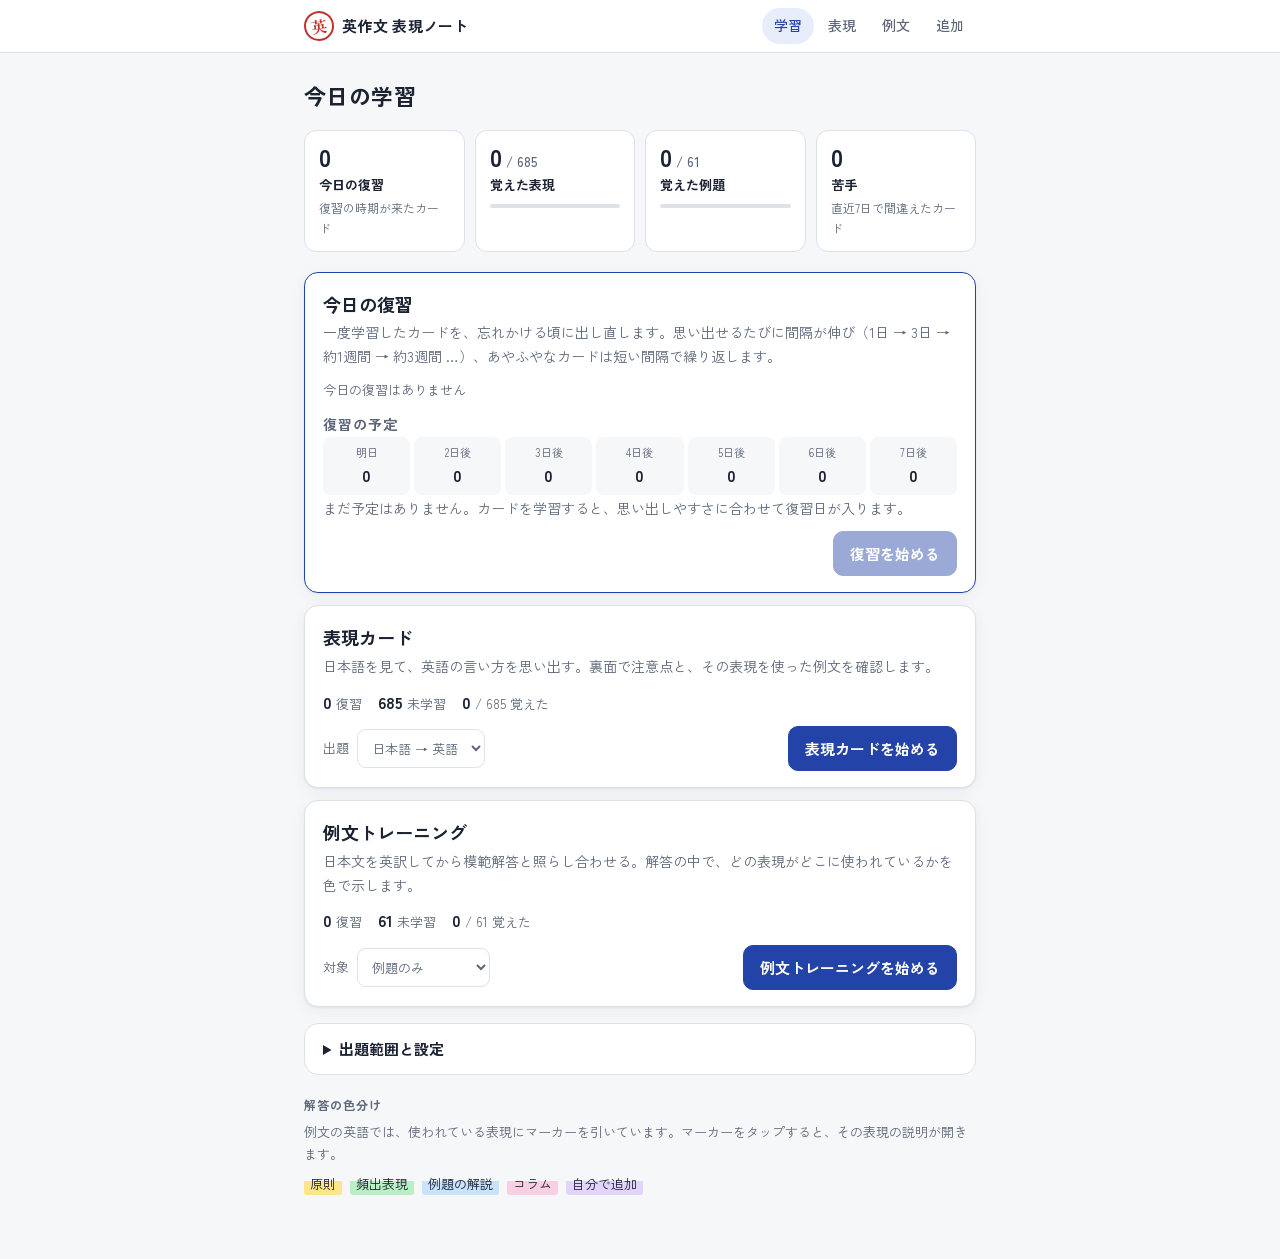
<file: index.html>
<!doctype html>
<html lang="ja">
<head>
<meta charset="utf-8">
<meta name="viewport" content="width=device-width, initial-scale=1, viewport-fit=cover">
<title>英作文 表現ノート</title>
<link rel="stylesheet" href="https://fonts.googleapis.com/css2?family=Newsreader:ital,opsz,wght@0,6..72,400;0,6..72,600;1,6..72,400&family=Zen+Kaku+Gothic+New:wght@400;500;700&family=Zen+Old+Mincho:wght@400;700&display=swap">
<link rel="stylesheet" href="app/style.css">
</head>
<body>
<header class="topbar">
  <div class="topbar-inner">
    <a class="brand" href="#home" data-view="home">
      <span class="brand-mark" aria-hidden="true">英</span>
      <span class="brand-name">英作文 表現ノート</span>
    </a>
    <nav class="tabs" aria-label="画面">
      <a href="#home" data-view="home">学習</a>
      <a href="#expressions" data-view="expressions">表現</a>
      <a href="#sentences" data-view="sentences">例文</a>
      <a href="#add" data-view="add">追加</a>
    </nav>
  </div>
</header>

<main id="main">
  <!-- 学習ホーム -->
  <section id="view-home" class="view" aria-labelledby="home-title">
    <div class="wrap">
      <h1 id="home-title" class="page-title">今日の学習</h1>
      <div class="stats" id="stats"></div>

      <div class="decks">
        <article class="deck review">
          <div class="deck-head">
            <h2>今日の復習</h2>
            <p>一度学習したカードを、忘れかける頃に出し直します。思い出せるたびに間隔が伸び（1日 → 3日 → 約1週間 → 約3週間 …）、あやふやなカードは短い間隔で繰り返します。</p>
          </div>
          <div class="deck-meta" id="review-meta"></div>
          <div id="review-forecast"></div>
          <div class="deck-actions">
            <span></span>
            <button class="btn primary" id="start-review" type="button">復習を始める</button>
          </div>
        </article>
        <article class="deck">
          <div class="deck-head">
            <h2>表現カード</h2>
            <p>日本語を見て、英語の言い方を思い出す。裏面で注意点と、その表現を使った例文を確認します。</p>
          </div>
          <div class="deck-meta" id="deck-exp-meta"></div>
          <div class="deck-actions">
            <label class="inline-select" for="exp-direction">出題
              <select id="exp-direction">
                <option value="jp">日本語 → 英語</option>
                <option value="en">英語 → 日本語</option>
              </select>
            </label>
            <button class="btn primary" id="start-exp" type="button">表現カードを始める</button>
          </div>
        </article>

        <article class="deck">
          <div class="deck-head">
            <h2>例文トレーニング</h2>
            <p>日本文を英訳してから模範解答と照らし合わせる。解答の中で、どの表現がどこに使われているかを色で示します。</p>
          </div>
          <div class="deck-meta" id="deck-sen-meta"></div>
          <div class="deck-actions">
            <label class="inline-select" for="sen-scope">対象
              <select id="sen-scope">
                <option value="main">例題のみ</option>
                <option value="all">例題と短い例文</option>
              </select>
            </label>
            <button class="btn primary" id="start-sen" type="button">例文トレーニングを始める</button>
          </div>
        </article>
      </div>

      <details class="scope" id="scope-box">
        <summary>出題範囲と設定</summary>
        <div class="scope-body">
          <fieldset>
            <legend>Lecture</legend>
            <div class="chip-row" id="scope-lectures"></div>
            <div class="scope-quick">
              <button type="button" class="link-btn" id="scope-all">すべて選択</button>
              <button type="button" class="link-btn" id="scope-none">選択を外す</button>
            </div>
          </fieldset>
          <fieldset>
            <legend>表現の種類</legend>
            <div class="chip-row" id="scope-kinds"></div>
          </fieldset>
          <fieldset class="scope-nums">
            <label for="new-limit">1回の新しいカード
              <select id="new-limit">
                <option value="10">10枚</option>
                <option value="20">20枚</option>
                <option value="40">40枚</option>
                <option value="9999">すべて</option>
              </select>
            </label>
            <label for="order">並び順
              <select id="order">
                <option value="book">本の順</option>
                <option value="random">ランダム</option>
              </select>
            </label>
          </fieldset>
          <p class="fine" id="sync-status"></p>
          <div class="danger-zone">
            <button type="button" class="link-btn danger" id="reset-progress">学習記録を消去…</button>
            <div class="confirm" id="reset-confirm" hidden>
              <span>表現と例文の学習記録をすべて消去します。</span>
              <button type="button" class="btn small danger" id="reset-yes">消去する</button>
              <button type="button" class="btn small" id="reset-no">やめる</button>
            </div>
          </div>
        </div>
      </details>

      <section class="legend" aria-label="色の見方">
        <h2 class="mini-title">解答の色分け</h2>
        <p>例文の英語では、使われている表現にマーカーを引いています。マーカーをタップすると、その表現の説明が開きます。</p>
        <div class="legend-row">
          <span class="hl k-rule">原則</span>
          <span class="hl k-phrase">頻出表現</span>
          <span class="hl k-note">例題の解説</span>
          <span class="hl k-column">コラム</span>
          <span class="hl k-mine">自分で追加</span>
        </div>
      </section>
    </div>
  </section>

  <!-- 表現一覧 -->
  <section id="view-expressions" class="view" hidden aria-labelledby="exp-title">
    <div class="wrap">
      <h1 id="exp-title" class="page-title">表現</h1>
      <div class="filters">
        <input type="search" id="exp-search" placeholder="日本語・英語で検索（例：増えている, instead of）" autocomplete="off">
        <div class="filter-row">
          <select id="exp-lecture" aria-label="Lecture"></select>
          <select id="exp-kind" aria-label="種類">
            <option value="">すべての種類</option>
            <option value="rule">原則</option>
            <option value="phrase">頻出表現</option>
            <option value="note">例題の解説</option>
            <option value="column">コラム</option>
            <option value="mine">自分で追加</option>
          </select>
          <select id="exp-status" aria-label="学習状況">
            <option value="">すべて</option>
            <option value="new">未学習</option>
            <option value="weak">苦手（直近で間違えた）</option>
            <option value="learning">学習中</option>
            <option value="known">覚えた</option>
          </select>
        </div>
      </div>
      <p class="count" id="exp-count"></p>
      <div class="exp-list" id="exp-list"></div>
    </div>
  </section>

  <!-- 例文一覧 -->
  <section id="view-sentences" class="view" hidden aria-labelledby="sen-title">
    <div class="wrap">
      <h1 id="sen-title" class="page-title">例文</h1>
      <div class="filters">
        <input type="search" id="sen-search" placeholder="日本文・英文で検索" autocomplete="off">
        <div class="filter-row">
          <select id="sen-lecture" aria-label="Lecture"></select>
          <select id="sen-type" aria-label="種類">
            <option value="main">例題のみ</option>
            <option value="all">例題と短い例文</option>
          </select>
          <label class="toggle" for="sen-hide"><input type="checkbox" id="sen-hide"> 英文を隠す</label>
        </div>
      </div>
      <p class="count" id="sen-count"></p>
      <div class="sen-list" id="sen-list"></div>
    </div>
  </section>

  <!-- AI で追加 -->
  <section id="view-add" class="view" hidden aria-labelledby="add-title">
    <div class="wrap">
      <h1 id="add-title" class="page-title">表現・例文を追加</h1>
      <p class="lead">AI に頼むと、本と同じ形（日本語の意味・英語の型・注意点・誤用例）で表現をまとめ、それを使った例文を作ります。内容を確かめてから選んで追加してください。</p>
      <p class="fine" id="mine-count"></p>
      <div class="chat-log" id="chat-log" aria-live="polite"></div>
      <div class="composer">
        <label class="answer-label" for="chat-input">依頼（Ctrl / ⌘ + Enter で送信）</label>
        <textarea id="chat-input" rows="3" placeholder="例：「～するのも無理はない」の表現を例文つきで追加して"></textarea>
        <div class="composer-actions">
          <button type="button" class="btn primary" id="chat-send">AI に送る</button>
          <button type="button" class="btn" id="chat-stop" hidden>止める</button>
          <button type="button" class="link-btn" id="chat-reset">新しい会話</button>
        </div>
        <p class="fine" id="ai-off" hidden>この画面からは AI を直接呼び出せません（AI を使えるのは claude.ai で開いたときです）。下の「ほかの AI チャットを使う」で追加できます。</p>
        <p class="status-line" id="add-status" role="status"></p>
      </div>
      <details class="scope" id="manual-box">
        <summary>ほかの AI チャットを使う（ChatGPT・Gemini・claude.ai など）</summary>
        <div class="scope-body">
          <ol class="steps">
            <li>上の欄に依頼を書き、「依頼文をコピー」を押す。</li>
            <li>AI チャットに貼り付けて送る。</li>
            <li>返ってきた JSON をそのまま下の欄に貼り、「取り込む」を押す。</li>
          </ol>
          <button type="button" class="btn" id="copy-prompt">依頼文をコピー</button>
          <textarea id="copy-box" rows="4" hidden aria-label="コピーする依頼文"></textarea>
          <label class="answer-label" for="paste-json">AI の回答を貼り付け</label>
          <textarea id="paste-json" rows="5" spellcheck="false" placeholder='{"reply": "...", "expressions": [...], "sentences": [...]}'></textarea>
          <button type="button" class="btn primary" id="import-json">取り込む</button>
        </div>
      </details>
    </div>
  </section>

  <!-- 学習セッション -->
  <section id="view-study" class="view" hidden aria-label="学習中">
    <div class="wrap study-wrap">
      <div class="study-top">
        <button type="button" class="link-btn" id="study-quit">← 終了</button>
        <div class="progress" aria-hidden="true"><div class="progress-bar" id="study-bar"></div></div>
        <span class="study-count" id="study-count"></span>
      </div>
      <div class="study-nav">
        <button type="button" class="btn small" id="study-back" hidden>← 前のカード</button>
        <span class="fine" id="study-back-note"></span>
      </div>
      <div id="study-card"></div>
    </div>
  </section>
</main>

<!-- 表現の詳細シート -->
<div class="sheet-backdrop" id="sheet-backdrop" hidden></div>
<aside class="sheet" id="sheet" hidden role="dialog" aria-modal="true" aria-labelledby="sheet-title">
  <div class="sheet-inner">
    <button type="button" class="sheet-close" id="sheet-close" aria-label="閉じる">×</button>
    <div id="sheet-body"></div>
  </div>
</aside>

<script src="data.js"></script>
<script src="app/app.js"></script>
</body>
</html>
</file>
<file: app/style.css>
/* Layout: 1カラムの学習ノート。上部にタブ、カードは中央 44rem まで。
   Color: 白い紙に青インク、誤りは赤ペン、表現は蛍光マーカー4色。 */
:root {
  --paper: #f6f7f9;
  --surface: #ffffff;
  --ink: #1b2232;
  --muted: #5d6779;
  --line: #dde1e8;
  --accent: #2443a8;
  --accent-ink: #ffffff;
  --accent-soft: #e8edfb;
  --red: #c4302b;
  --good: #1f7a4d;
  --warn: #a8660b;
  --m-rule: #fde58a;
  --m-phrase: #b9efc4;
  --m-note: #c8e3fb;
  --m-column: #f9cfe2;
  --m-ink: #1b2232;
  --m-mine: #e3d4fb;
  --shadow: 0 1px 2px rgba(27, 34, 50, .06), 0 4px 16px rgba(27, 34, 50, .05);
  --f-ui: "Zen Kaku Gothic New", "Hiragino Sans", "Yu Gothic", "Noto Sans JP", system-ui, sans-serif;
  --f-en: "Newsreader", "Georgia", "Times New Roman", serif;
  --f-jp: "Zen Old Mincho", "Hiragino Mincho ProN", "Yu Mincho", serif;
}
@media (prefers-color-scheme: dark) {
  :root:not([data-theme="light"]) {
    --paper: #12151b; --surface: #1a1e26; --ink: #e5e8ee; --muted: #9ba5b5; --line: #2b313c;
    --accent: #8fa8ff; --accent-ink: #10142a; --accent-soft: #232b45; --red: #ff7b72; --good: #5fd39a; --warn: #f0b45a;
    --m-rule: #6b5a12; --m-phrase: #1f5a33; --m-note: #1d4767; --m-column: #6a2a48; --m-mine: #4a3473; --m-ink: #f4f6fa;
    --shadow: 0 1px 2px rgba(0, 0, 0, .3); color-scheme: dark;
  }
}
:root[data-theme="dark"] {
  --paper: #12151b; --surface: #1a1e26; --ink: #e5e8ee; --muted: #9ba5b5; --line: #2b313c;
  --accent: #8fa8ff; --accent-ink: #10142a; --accent-soft: #232b45; --red: #ff7b72; --good: #5fd39a; --warn: #f0b45a;
  --m-rule: #6b5a12; --m-phrase: #1f5a33; --m-note: #1d4767; --m-column: #6a2a48; --m-mine: #4a3473; --m-ink: #f4f6fa;
  --shadow: 0 1px 2px rgba(0, 0, 0, .3); color-scheme: dark;
}

* { box-sizing: border-box; }
[hidden] { display: none !important; }
body {
  margin: 0;
  background: var(--paper);
  color: var(--ink);
  font-family: var(--f-ui);
  font-size: 15px;
  line-height: 1.7;
  -webkit-text-size-adjust: 100%;
}
body.sheet-open { overflow: hidden; }
body::before {
  content: ""; position: fixed; inset: 0 0 auto; height: env(safe-area-inset-top, 0px); z-index: 10; background: var(--surface);
}
button, input, select, textarea { font: inherit; color: inherit; }
:focus-visible { outline: 2px solid var(--accent); outline-offset: 2px; }

.wrap {
  max-width: 44rem;
  margin: 0 auto;
  padding-left: max(16px, env(safe-area-inset-left, 0px));
  padding-right: max(16px, env(safe-area-inset-right, 0px));
  padding-block: 20px 64px;
}

/* ---------- 上部バー ---------- */
.topbar {
  position: sticky; top: env(safe-area-inset-top, 0px); z-index: 5;
  background: var(--surface); border-bottom: 1px solid var(--line);
}
.topbar-inner {
  max-width: 44rem; margin: 0 auto; display: flex; align-items: center; gap: 12px; justify-content: space-between;
  padding-left: max(16px, env(safe-area-inset-left, 0px)); padding-right: max(16px, env(safe-area-inset-right, 0px));
  padding-block: 8px;
}
.brand { display: flex; align-items: center; gap: 8px; color: var(--ink); text-decoration: none; min-width: 0; }
.brand-mark {
  display: grid; place-items: center; width: 30px; height: 30px; flex: none;
  border: 2px solid var(--red); border-radius: 50%; color: var(--red);
  font-family: var(--f-jp); font-weight: 700; font-size: 16px; transform: rotate(-8deg);
}
.brand-name { font-weight: 700; letter-spacing: .02em; white-space: nowrap; overflow: hidden; text-overflow: ellipsis; }
.tabs { display: flex; gap: 2px; flex: none; }
.tabs a {
  padding: 6px 12px; border-radius: 999px; color: var(--muted); text-decoration: none; font-weight: 500; font-size: 14px;
}
.tabs a.active { background: var(--accent-soft); color: var(--accent); }
body.studying .topbar { display: none; }
@media (max-width: 420px) { .brand-name { display: none; } }

.page-title { font-size: 22px; margin: 4px 0 16px; letter-spacing: .02em; text-wrap: balance; }
.mini-title { font-size: 12px; font-weight: 700; color: var(--muted); letter-spacing: .08em; margin: 18px 0 6px; }
.muted { color: var(--muted); font-weight: 400; }
.fine { color: var(--muted); font-size: 13px; }
.empty { color: var(--muted); padding: 24px 0; }

/* ---------- ボタン ---------- */
.btn {
  display: inline-flex; align-items: center; justify-content: center; gap: 6px;
  padding: 9px 16px; border-radius: 10px; border: 1px solid var(--line); background: var(--surface);
  font-weight: 700; cursor: pointer; text-decoration: none; color: var(--ink);
}
.btn.primary { background: var(--accent); color: var(--accent-ink); border-color: var(--accent); }
.btn.ghost { background: transparent; color: var(--accent); border-color: var(--accent-soft); }
.btn.small { padding: 4px 10px; font-size: 13px; }
.btn.danger { background: var(--red); border-color: var(--red); color: var(--surface); }
.btn.more { width: 100%; margin-top: 12px; }
.link-btn { background: none; border: 0; padding: 4px 0; color: var(--accent); cursor: pointer; font-weight: 500; }
.link-btn.danger { color: var(--red); }

/* ---------- ホーム ---------- */
.stats { display: grid; grid-template-columns: repeat(4, minmax(0, 1fr)); gap: 10px; margin-bottom: 20px; }
@media (max-width: 600px) { .stats { grid-template-columns: repeat(2, minmax(0, 1fr)); } }
.stat {
  display: flex; flex-direction: column; gap: 2px; padding: 12px 14px; background: var(--surface);
  border: 1px solid var(--line); border-radius: 12px; min-width: 0;
}
.stat-value { font-size: 24px; font-weight: 700; font-variant-numeric: tabular-nums; line-height: 1.2; }
.stat-value small { font-size: 13px; color: var(--muted); font-weight: 500; }
.stat-label { font-size: 13px; font-weight: 700; }
.stat-sub { font-size: 12px; color: var(--muted); }
.meter { display: block; height: 4px; border-radius: 4px; background: var(--line); margin-top: 6px; overflow: hidden; }
.meter span { display: block; height: 100%; background: var(--good); }

.decks { display: grid; gap: 12px; }
.deck {
  background: var(--surface); border: 1px solid var(--line); border-radius: 14px; padding: 16px 18px;
  display: grid; gap: 10px; box-shadow: var(--shadow);
}
.deck h2 { margin: 0; font-size: 18px; }
.deck p { margin: 2px 0 0; color: var(--muted); font-size: 14px; }
.deck-meta { display: flex; flex-wrap: wrap; gap: 4px 16px; font-size: 13px; color: var(--muted); font-variant-numeric: tabular-nums; }
.deck-meta b { color: var(--ink); font-size: 16px; }
.deck-actions { display: flex; flex-wrap: wrap; gap: 10px; align-items: center; justify-content: space-between; }
.inline-select { display: flex; align-items: center; gap: 8px; font-size: 13px; color: var(--muted); }
select, input[type="search"] {
  padding: 8px 10px; border-radius: 9px; border: 1px solid var(--line); background: var(--surface); max-width: 100%;
}

.scope { margin-top: 16px; background: var(--surface); border: 1px solid var(--line); border-radius: 14px; }
.scope summary { padding: 12px 18px; cursor: pointer; font-weight: 700; }
.scope-body { padding: 0 18px 16px; display: grid; gap: 14px; }
fieldset { border: 0; margin: 0; padding: 0; min-width: 0; }
legend { font-size: 12px; font-weight: 700; color: var(--muted); letter-spacing: .08em; margin-bottom: 6px; }
.chip-row { display: flex; flex-wrap: wrap; gap: 6px; }
.chip {
  display: inline-flex; align-items: center; gap: 6px; padding: 5px 12px; border-radius: 999px;
  border: 1px solid var(--line); font-size: 13px; cursor: pointer; user-select: none;
}
.chip input { margin: 0; accent-color: var(--accent); }
.chip.on { border-color: var(--accent); background: var(--accent-soft); color: var(--accent); }
.scope-quick { display: flex; gap: 16px; margin-top: 4px; font-size: 13px; }
.scope-nums { display: flex; flex-wrap: wrap; gap: 12px 24px; }
.scope-nums label { display: flex; align-items: center; gap: 8px; font-size: 13px; color: var(--muted); }
.danger-zone { border-top: 1px dashed var(--line); padding-top: 10px; }
.confirm { display: flex; flex-wrap: wrap; align-items: center; gap: 8px; font-size: 13px; margin-top: 6px; }

.legend { margin-top: 20px; color: var(--muted); font-size: 13px; }
.legend p { margin: 0 0 8px; }
.legend-row { display: flex; flex-wrap: wrap; gap: 8px; }

/* ---------- マーカー ---------- */
.hl {
  color: var(--m-ink); border-radius: 3px; padding: 0 1px; cursor: pointer;
  -webkit-box-decoration-break: clone; box-decoration-break: clone;
  background: linear-gradient(transparent 38%, var(--m) 38%);
}
.hl.k-rule { --m: var(--m-rule); }
.hl.k-phrase { --m: var(--m-phrase); }
.hl.k-note { --m: var(--m-note); }
.hl.k-column { --m: var(--m-column); }
.hl:hover { background: var(--m); }
.hl.dim { background: linear-gradient(transparent 82%, var(--m) 82%); }
.hl.focus { background: var(--m); font-weight: 600; }
.legend .hl { padding: 0 6px; cursor: default; }

/* ---------- 一覧 ---------- */
.filters { display: grid; gap: 8px; margin-bottom: 8px; }
.filters input[type="search"] { width: 100%; padding: 10px 12px; }
.filter-row { display: flex; flex-wrap: wrap; gap: 8px; align-items: center; }
.filter-row select { flex: 1 1 9rem; }
.toggle { display: inline-flex; align-items: center; gap: 6px; font-size: 13px; white-space: nowrap; }
.count { color: var(--muted); font-size: 13px; margin: 4px 0 8px; font-variant-numeric: tabular-nums; }
.group { font-size: 13px; color: var(--muted); margin: 22px 0 8px; letter-spacing: .04em; border-bottom: 1px solid var(--line); padding-bottom: 4px; }

.exp { background: var(--surface); border: 1px solid var(--line); border-radius: 12px; margin-bottom: 8px; }
.exp > summary { list-style: none; padding: 12px 16px; cursor: pointer; display: grid; gap: 2px; }
.exp > summary::-webkit-details-marker { display: none; }
.exp[open] > summary { border-bottom: 1px dashed var(--line); }
.exp-head { display: flex; flex-wrap: wrap; gap: 6px; align-items: center; font-size: 12px; color: var(--muted); }
.exp-jp { font-weight: 700; font-size: 16px; }
.exp-first { font-family: var(--f-en); font-size: 16px; color: var(--accent); }
.exp-body { padding: 4px 16px 14px; }

.tag {
  display: inline-block; padding: 0 8px; border-radius: 4px; font-size: 11px; font-weight: 700;
  color: var(--m-ink); letter-spacing: .04em;
}
.tag.k-rule { background: var(--m-rule); }
.tag.k-phrase { background: var(--m-phrase); }
.tag.k-note { background: var(--m-note); }
.tag.k-column { background: var(--m-column); }
.status { font-size: 11px; padding: 0 7px; border-radius: 999px; border: 1px solid var(--line); color: var(--muted); font-weight: 500; }
.status.s-known { color: var(--good); border-color: var(--good); }
.status.s-weak { color: var(--red); border-color: var(--red); }
.status.s-learning { color: var(--warn); border-color: var(--warn); }

.forms { list-style: none; padding: 0; margin: 10px 0; display: grid; gap: 6px; }
.forms li {
  font-family: var(--f-en); font-size: 17px; line-height: 1.5; padding-left: 14px; position: relative; overflow-wrap: anywhere;
}
.forms li::before { content: ""; position: absolute; left: 0; top: .6em; width: 6px; height: 6px; border-radius: 50%; background: var(--accent); }
.alt { color: var(--muted); }
.ng { color: var(--red); font-weight: 700; }
.so { color: var(--warn); font-weight: 700; }
.wrong { list-style: none; padding: 8px 12px; margin: 8px 0; border-left: 3px solid var(--red); background: color-mix(in srgb, var(--red) 7%, transparent); border-radius: 0 8px 8px 0; display: grid; gap: 4px; }
.wrong li { font-family: var(--f-en); overflow-wrap: anywhere; }
.wrong s { text-decoration-color: color-mix(in srgb, var(--red) 70%, transparent); }
.wrong .why { font-family: var(--f-ui); font-size: 13px; color: var(--muted); }
.ng-mark { color: var(--red); font-weight: 700; font-family: var(--f-ui); margin-right: 8px; display: inline-block; text-decoration: none; }
.notes { margin: 8px 0; padding-left: 1.2em; color: var(--muted); font-size: 14px; display: grid; gap: 4px; }

.examples { display: grid; gap: 8px; }
.example { border: 1px solid var(--line); border-radius: 10px; padding: 10px 12px; }
.example-label { margin: 0; font-size: 12px; color: var(--muted); display: flex; flex-wrap: wrap; gap: 6px; align-items: center; }
.jp { font-family: var(--f-jp); margin: 2px 0 4px; font-size: 15px; }
.en { font-family: var(--f-en); font-size: 17px; line-height: 1.75; margin: 4px 0; overflow-wrap: anywhere; }
.en.big { font-size: 19px; }
.ans-no { font-family: var(--f-ui); font-size: 11px; color: var(--muted); margin-right: 8px; font-weight: 700; }
.ans-no:empty { display: none; }

.sen { background: var(--surface); border: 1px solid var(--line); border-radius: 12px; padding: 12px 16px; margin-bottom: 8px; }
.sen.main .jp { font-size: 16px; }
.reveal summary { cursor: pointer; color: var(--accent); font-weight: 500; font-size: 14px; }
.exp-chips { display: flex; flex-wrap: wrap; gap: 6px; margin-top: 8px; }
.exp-chip {
  border: 1px solid var(--line); background: var(--surface); border-radius: 999px; padding: 2px 10px;
  font-size: 13px; cursor: pointer; display: inline-flex; align-items: center; gap: 6px; text-align: left;
}
.exp-chip::before { content: ""; width: 8px; height: 8px; border-radius: 2px; background: var(--m); flex: none; }
.exp-chip.k-rule { --m: var(--m-rule); }
.exp-chip.k-phrase { --m: var(--m-phrase); }
.exp-chip.k-note { --m: var(--m-note); }
.exp-chip.k-column { --m: var(--m-column); }

/* ---------- 学習カード ---------- */
.study-wrap { padding-top: 12px; }
.study-top { display: flex; align-items: center; gap: 12px; margin-bottom: 10px; }
.study-nav { display: flex; align-items: center; gap: 10px; min-height: 30px; margin-bottom: 8px; }
.study-nav .fine { margin: 0; font-size: 12px; }
.progress { flex: 1; height: 6px; background: var(--line); border-radius: 6px; overflow: hidden; }
.progress-bar { height: 100%; background: var(--accent); width: 0; transition: width .25s ease; }
.study-count { font-size: 13px; color: var(--muted); font-variant-numeric: tabular-nums; min-width: 4.5em; text-align: right; }
.card {
  background: var(--surface); border: 1px solid var(--line); border-radius: 16px; padding: 20px 20px 18px;
  box-shadow: var(--shadow); display: grid; gap: 4px;
}
.eyebrow { margin: 0; font-size: 12px; color: var(--muted); display: flex; flex-wrap: wrap; gap: 6px; align-items: center; }
.prompt-jp { font-size: 24px; margin: 10px 0 2px; line-height: 1.45; text-wrap: balance; }
.prompt-en { font-family: var(--f-en); font-size: 22px; margin: 10px 0 2px; line-height: 1.45; }
.prompt-sentence { font-family: var(--f-jp); font-size: 19px; line-height: 1.8; margin: 10px 0 8px; }
.prompt-hint { color: var(--muted); font-size: 13px; margin: 0 0 8px; }
.answer-jp { font-size: 20px; margin: 4px 0; }
.answer { border-top: 1px dashed var(--line); margin-top: 8px; padding-top: 6px; }
.answer-label { font-size: 12px; color: var(--muted); font-weight: 700; letter-spacing: .06em; }
textarea {
  width: 100%; padding: 10px 12px; border: 1px solid var(--line); border-radius: 10px; background: var(--paper);
  font-family: var(--f-en); font-size: 17px; line-height: 1.6; resize: vertical;
}
.hints { display: flex; flex-wrap: wrap; gap: 8px; margin: 8px 0; }
.hint-box { background: var(--paper); border-radius: 10px; padding: 4px 12px 10px; margin-bottom: 8px; }
.hint-box .mini-title { margin-top: 8px; }
.hint-exp {
  display: inline-block; margin: 2px 6px 2px 0; padding: 0 8px; border-radius: 4px; font-size: 13px;
  background: var(--m); color: var(--m-ink);
}
.hint-exp.k-rule { --m: var(--m-rule); }
.hint-exp.k-phrase { --m: var(--m-phrase); }
.hint-exp.k-note { --m: var(--m-note); }
.hint-exp.k-column { --m: var(--m-column); }
.blank {
  display: inline-block; height: 1.3em; vertical-align: -0.2em; border: 0; border-bottom: 2px solid var(--accent);
  background: var(--accent-soft); border-radius: 3px 3px 0 0; cursor: pointer; padding: 0 4px; margin: 0 1px;
  font-family: var(--f-en); font-size: inherit; line-height: 1.3;
}
.blank.shown { height: auto; background: transparent; color: var(--accent); font-weight: 600; min-width: 0 !important; }
.mine { background: var(--paper); border-radius: 10px; padding: 2px 12px 8px; }
.reveal-btn { margin-top: 10px; width: 100%; padding: 12px; font-size: 16px; }
.grades { display: grid; grid-template-columns: repeat(3, minmax(0, 1fr)); gap: 8px; margin-top: 16px; }
.grade {
  display: grid; gap: 0; padding: 10px 6px; border-radius: 12px; border: 1px solid var(--line); background: var(--surface);
  cursor: pointer; text-align: center;
}
.grade b { font-size: 15px; }
.grade span { font-size: 11px; color: var(--muted); }
.grade.again b { color: var(--red); }
.grade.hard b { color: var(--warn); }
.grade.good { border-color: var(--good); }
.grade.good b { color: var(--good); }
.finish { text-align: center; padding: 28px 20px; }
.finish-actions { display: flex; flex-wrap: wrap; gap: 10px; justify-content: center; margin-top: 12px; }

/* ---------- 詳細シート ---------- */
.sheet-backdrop { position: fixed; inset: 0; background: rgba(10, 14, 22, .45); z-index: 20; }
.sheet {
  position: fixed; z-index: 21; left: 0; right: 0; bottom: 0; max-height: 86vh; overflow-y: auto;
  background: var(--surface); border-radius: 18px 18px 0 0; box-shadow: 0 -8px 30px rgba(0, 0, 0, .2);
  padding-bottom: env(safe-area-inset-bottom, 0px);
}
.sheet-inner {
  max-width: 44rem; margin: 0 auto; position: relative;
  padding-left: max(18px, env(safe-area-inset-left, 0px)); padding-right: max(18px, env(safe-area-inset-right, 0px));
  padding-block: 18px 28px;
}
.sheet-close {
  position: sticky; top: 0; float: right; width: 36px; height: 36px; border-radius: 50%; border: 1px solid var(--line);
  background: var(--surface); font-size: 20px; line-height: 1; cursor: pointer; z-index: 1;
}
.sheet-title { font-size: 22px; margin: 6px 0 4px; line-height: 1.45; padding-right: 44px; text-wrap: balance; }
.also { font-size: 13px; color: var(--muted); display: flex; flex-wrap: wrap; gap: 6px; align-items: center; margin: 4px 0; }
.chip-link { border: 1px solid var(--line); background: none; border-radius: 999px; padding: 0 10px; cursor: pointer; color: var(--accent); }

@media (prefers-reduced-motion: reduce) { .progress-bar { transition: none; } }

.book { margin: 10px 0 4px; border: 1px dashed var(--line); border-radius: 10px; padding: 0 12px; }
.book > summary { cursor: pointer; padding: 8px 0; font-size: 13px; font-weight: 700; color: var(--accent); }
.book[open] > summary { border-bottom: 1px dashed var(--line); margin-bottom: 4px; }
.forms.small li { font-size: 15px; }

/* ---------- 自分で追加 ---------- */
.hl.k-mine, .exp-chip.k-mine, .hint-exp.k-mine { --m: var(--m-mine); }
.tag.k-mine { background: var(--m-mine); }
.lead { color: var(--muted); margin: -6px 0 6px; font-size: 14px; }
.chat-log { display: grid; gap: 10px; margin: 12px 0; }
.msg { border-radius: 14px; padding: 10px 14px; max-width: 100%; min-width: 0; }
.msg p { margin: 0 0 4px; white-space: pre-wrap; overflow-wrap: anywhere; }
.msg.user { background: var(--accent-soft); justify-self: end; max-width: 85%; }
.msg.ai { background: var(--surface); border: 1px solid var(--line); }
.msg.intro ul { margin: 4px 0 0; padding-left: 1.2em; color: var(--muted); font-size: 14px; }
.msg.pending p { color: var(--muted); }
.composer { display: grid; gap: 6px; background: var(--surface); border: 1px solid var(--line); border-radius: 14px; padding: 12px 14px; }
.composer textarea { font-family: var(--f-ui); font-size: 15px; }
.composer-actions { display: flex; flex-wrap: wrap; gap: 10px; align-items: center; }
.status-line { margin: 0; font-size: 13px; color: var(--red); min-height: 1em; }
.status-line:empty { display: none; }
.proposal { display: grid; gap: 8px; margin-top: 8px; }
.prop-item { display: flex; gap: 10px; align-items: flex-start; border: 1px solid var(--line); border-radius: 10px; padding: 10px 12px; cursor: pointer; }
.prop-item input { margin-top: 5px; accent-color: var(--accent); flex: none; }
.prop-body { min-width: 0; flex: 1; }
.prop-body .jp { margin-top: 4px; }
.warn { color: var(--warn); font-size: 13px; margin: 4px 0 0; }
.done-note { color: var(--good); font-size: 14px; margin: 0; font-weight: 700; }
.manage { margin-top: 10px; text-align: right; }
.steps { margin: 0; padding-left: 1.3em; font-size: 14px; color: var(--muted); }
#manual-box textarea { width: 100%; padding: 8px 10px; border: 1px solid var(--line); border-radius: 10px; background: var(--paper); font-size: 13px; }

/* ---------- 復習 ---------- */
.deck.review { border-color: var(--accent); }
.btn:disabled { opacity: .45; cursor: default; }
.forecast { list-style: none; margin: 0; padding: 0; display: grid; grid-template-columns: repeat(7, minmax(0, 1fr)); gap: 4px; }
.forecast li { display: grid; text-align: center; padding: 6px 2px; border-radius: 8px; background: var(--paper); }
.fc-day { font-size: 11px; color: var(--muted); white-space: nowrap; }
.fc-num { font-size: 16px; font-weight: 700; font-variant-numeric: tabular-nums; }
#review-forecast .mini-title { margin-top: 2px; }
</file>
